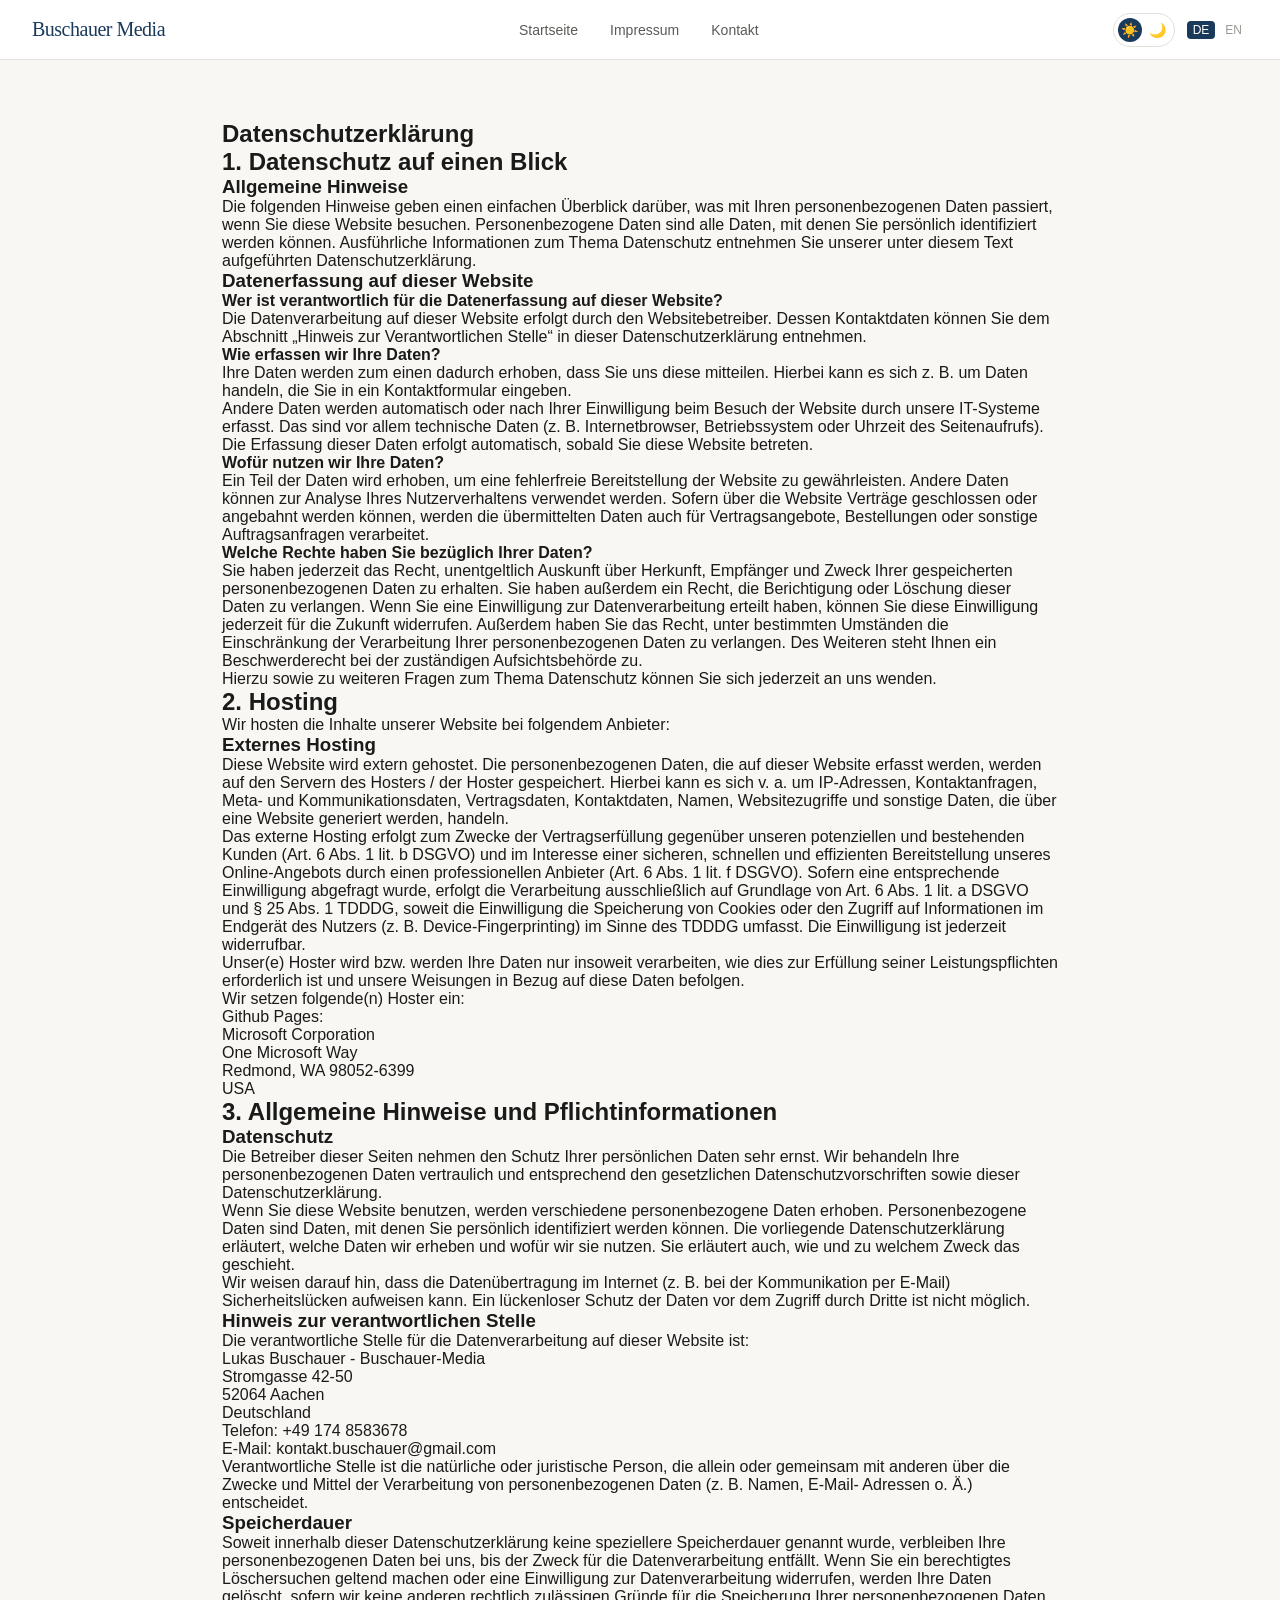
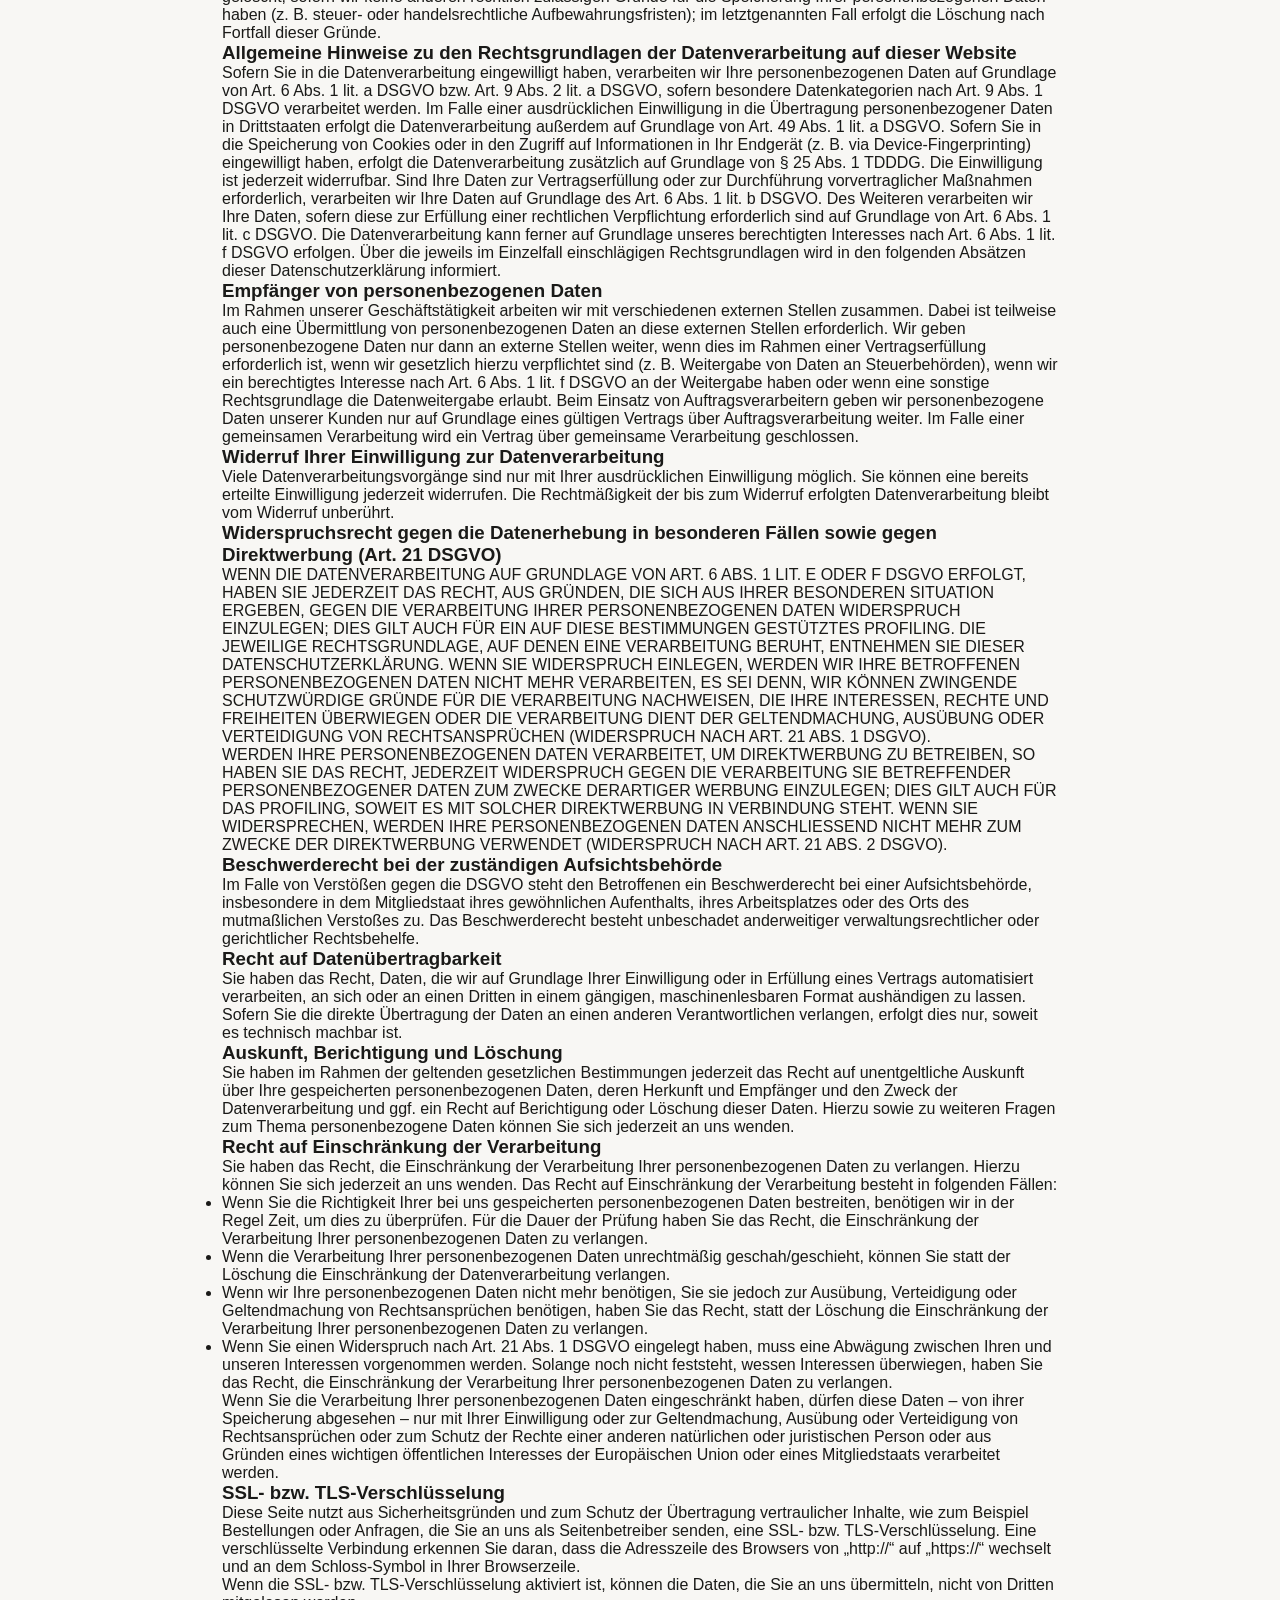
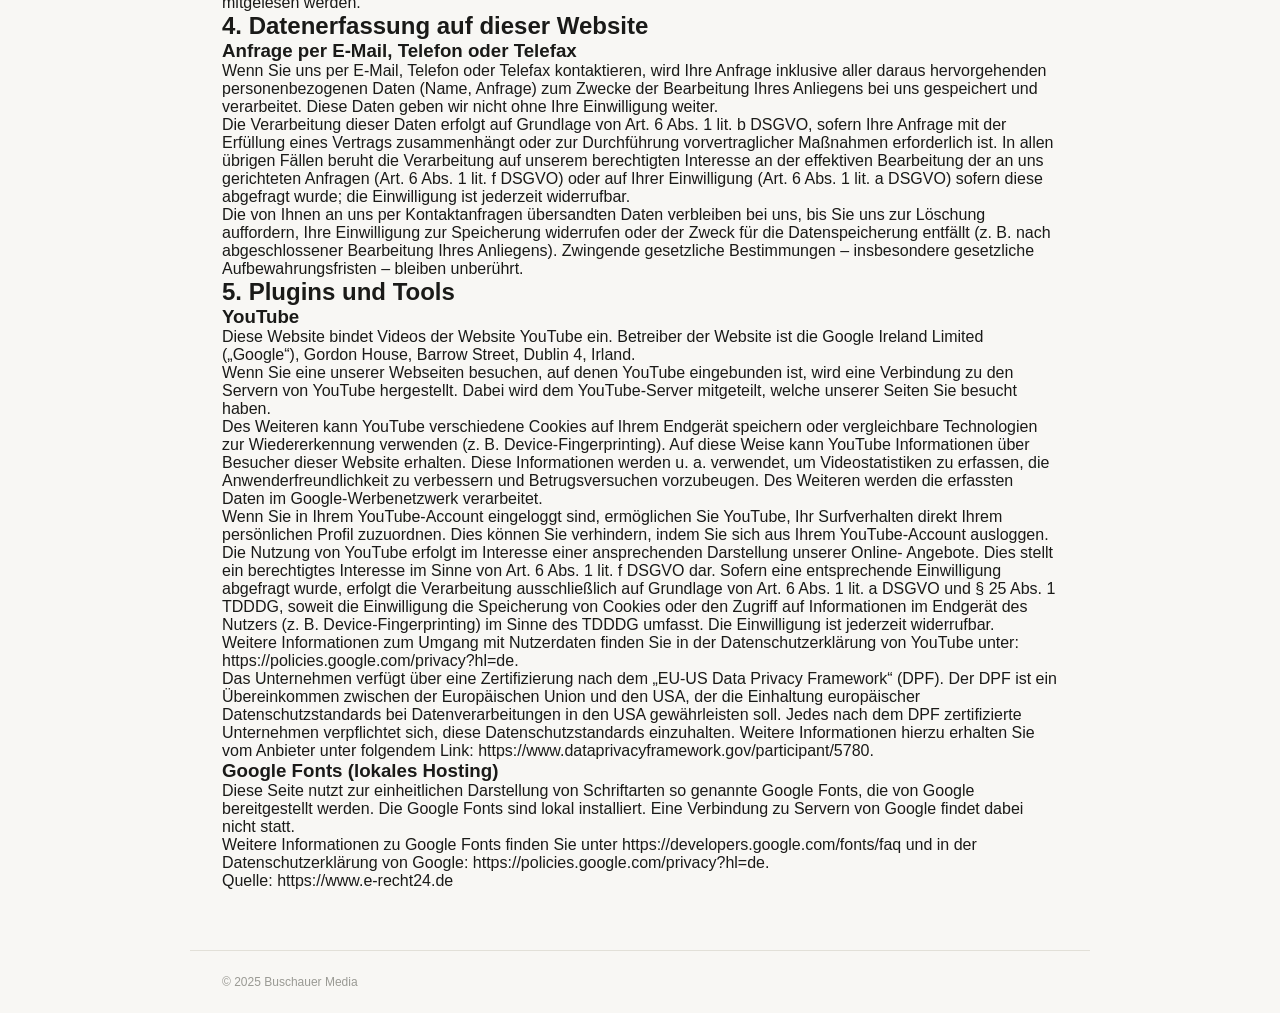
<file: datenschutz.html>
<!DOCTYPE html>
<html lang="de">
<head>
  <!-- Google Tag Manager -->
  <script>(function(w,d,s,l,i){w[l]=w[l]||[];w[l].push({'gtm.start':
  new Date().getTime(),event:'gtm.js'});var f=d.getElementsByTagName(s)[0],
  j=d.createElement(s),dl=l!='dataLayer'?'&l='+l:'';j.async=true;j.src=
  'https://www.googletagmanager.com/gtm.js?id='+i+dl;f.parentNode.insertBefore(j,f);
  })(window,document,'script','dataLayer','GTM-KS86DMKR');</script>
  <!-- End Google Tag Manager -->


  <meta charset="UTF-8">
  <meta name="viewport" content="width=device-width, initial-scale=1.0">
  <title>Datenschutz – Buschauer Media</title>
  <link rel="preconnect" href="https://fonts.googleapis.com">
  <link rel="preconnect" href="https://fonts.gstatic.com" crossorigin>
  <link href="https://fonts.googleapis.com/css2?family=Inter:ital,opsz,wght@0,14..32,100..900;1,14..32,100..900&display=swap" rel="stylesheet">  
  <link rel="stylesheet" href="styles.css">
</head>

<!-- Google tag (gtag.js) -->
<script async src="https://www.googletagmanager.com/gtag/js?id=G-3MTMX3PTS8"></script>
<script>
  window.dataLayer = window.dataLayer || [];
  function gtag(){dataLayer.push(arguments);}
  gtag('js', new Date());

  gtag('config', 'G-3MTMX3PTS8');
</script>


<body>
  <!-- Google Tag Manager (noscript) -->
  <noscript><iframe src="https://www.googletagmanager.com/ns.html?id=GTM-KS86DMKR"
  height="0" width="0" style="display:none;visibility:hidden"></iframe></noscript>
  <!-- End Google Tag Manager (noscript) -->
   
  <!-- Navigation -->
  <nav>
    <div class="nav-logo" onclick="window.location.href='index.html'">Buschauer Media </div>
    
    <div class="nav-links">
      <span><a href="index.html">Startseite</a></span>
      <span><a href="impressum.html">Impressum</a></span>
      <span><a href="kontakt.html">Kontakt</a></span>
    </div>

    <div style="display:flex;align-items:center;gap:12px">
      <button class="theme-toggle" onclick="toggleTheme()" aria-label="Toggle theme">
        <span class="theme-icon" id="theme-light">☀️</span>
        <span class="theme-icon" id="theme-dark">🌙</span>
      </button>
      <div class="lang-toggle">
        <span class="active" id="btn-de" onclick="setLang('de')">DE</span>
        <span id="btn-en" onclick="setLang('en')">EN</span>
      </div>
      <!--<button class="nav-cta" onclick="scroll2('contact')"><span class="de">Anfrage senden</span><span class="en">Get a quote</span></button>-->
    </div>
  </nav>

  <section class="section">
    <h1>Datenschutz&shy;erkl&auml;rung</h1>
    <h2>1. Datenschutz auf einen Blick</h2>
    <h3>Allgemeine Hinweise</h3> <p>Die folgenden Hinweise geben einen einfachen &Uuml;berblick dar&uuml;ber,
    was mit Ihren personenbezogenen Daten passiert, wenn Sie diese Website besuchen. Personenbezogene Daten sind
    alle Daten, mit denen Sie pers&ouml;nlich identifiziert werden k&ouml;nnen. Ausf&uuml;hrliche Informationen zum
    Thema Datenschutz entnehmen Sie unserer unter diesem Text aufgef&uuml;hrten
    Datenschutzerkl&auml;rung.</p>
    <h3>Datenerfassung auf dieser Website</h3> <h4>Wer ist verantwortlich f&uuml;r die Datenerfassung auf dieser
    Website?</h4> <p>Die Datenverarbeitung auf dieser Website erfolgt durch den Websitebetreiber. Dessen
    Kontaktdaten k&ouml;nnen Sie dem Abschnitt &bdquo;Hinweis zur Verantwortlichen Stelle&ldquo; in dieser
    Datenschutzerkl&auml;rung entnehmen.</p> <h4>Wie erfassen wir Ihre Daten?</h4> <p>Ihre Daten werden zum
    einen dadurch erhoben, dass Sie uns diese mitteilen. Hierbei kann es sich z.&nbsp;B. um Daten handeln, die Sie in ein
    Kontaktformular eingeben.</p> <p>Andere Daten werden automatisch oder nach Ihrer Einwilligung beim Besuch
    der Website durch unsere IT-Systeme erfasst. Das sind vor allem technische Daten (z.&nbsp;B. Internetbrowser,
    Betriebssystem oder Uhrzeit des Seitenaufrufs). Die Erfassung dieser Daten erfolgt automatisch, sobald Sie diese
    Website betreten.</p> <h4>Wof&uuml;r nutzen wir Ihre Daten?</h4> <p>Ein Teil der Daten wird erhoben, um eine
    fehlerfreie Bereitstellung der Website zu gew&auml;hrleisten. Andere Daten k&ouml;nnen zur Analyse Ihres
    Nutzerverhaltens verwendet werden. Sofern &uuml;ber die Website Vertr&auml;ge geschlossen oder angebahnt
    werden k&ouml;nnen, werden die &uuml;bermittelten Daten auch f&uuml;r Vertragsangebote, Bestellungen oder
    sonstige Auftragsanfragen verarbeitet.</p> <h4>Welche Rechte haben Sie bez&uuml;glich Ihrer Daten?</h4>
    <p>Sie haben jederzeit das Recht, unentgeltlich Auskunft &uuml;ber Herkunft, Empf&auml;nger und Zweck Ihrer
    gespeicherten personenbezogenen Daten zu erhalten. Sie haben au&szlig;erdem ein Recht, die Berichtigung oder
    L&ouml;schung dieser Daten zu verlangen. Wenn Sie eine Einwilligung zur Datenverarbeitung erteilt haben,
    k&ouml;nnen Sie diese Einwilligung jederzeit f&uuml;r die Zukunft widerrufen. Au&szlig;erdem haben Sie das Recht,
    unter bestimmten Umst&auml;nden die Einschr&auml;nkung der Verarbeitung Ihrer personenbezogenen Daten zu
    verlangen. Des Weiteren steht Ihnen ein Beschwerderecht bei der zust&auml;ndigen Aufsichtsbeh&ouml;rde
    zu.</p> <p>Hierzu sowie zu weiteren Fragen zum Thema Datenschutz k&ouml;nnen Sie sich jederzeit an uns
    wenden.</p>
    <h2>2. Hosting</h2>
    <p>Wir hosten die Inhalte unserer Website bei folgendem Anbieter:</p>
    <h3>Externes Hosting</h3> <p>Diese Website wird extern gehostet. Die personenbezogenen Daten, die auf dieser
    Website erfasst werden, werden auf den Servern des Hosters / der Hoster gespeichert. Hierbei kann es sich
    v.&nbsp;a. um IP-Adressen, Kontaktanfragen, Meta- und Kommunikationsdaten, Vertragsdaten, Kontaktdaten,
    Namen, Websitezugriffe und sonstige Daten, die &uuml;ber eine Website generiert werden, handeln.</p> <p>Das
    externe Hosting erfolgt zum Zwecke der Vertragserf&uuml;llung gegen&uuml;ber unseren potenziellen und
    bestehenden Kunden (Art. 6 Abs. 1 lit. b DSGVO) und im Interesse einer sicheren, schnellen und effizienten
    Bereitstellung unseres Online-Angebots durch einen professionellen Anbieter (Art. 6 Abs. 1 lit. f DSGVO). Sofern
    eine entsprechende Einwilligung abgefragt wurde, erfolgt die Verarbeitung ausschlie&szlig;lich auf Grundlage von
    Art. 6 Abs. 1 lit. a DSGVO und &sect; 25 Abs. 1 TDDDG, soweit die Einwilligung die Speicherung von Cookies oder
    den Zugriff auf Informationen im Endger&auml;t des Nutzers (z.&nbsp;B. Device-Fingerprinting) im Sinne des
    TDDDG umfasst. Die Einwilligung ist jederzeit widerrufbar.</p> <p>Unser(e) Hoster wird bzw. werden Ihre Daten
    nur insoweit verarbeiten, wie dies zur Erf&uuml;llung seiner Leistungspflichten erforderlich ist und unsere
    Weisungen in Bezug auf diese Daten befolgen.</p> <p>Wir setzen folgende(n) Hoster ein:</p>
    <p>Github Pages:<br />
    Microsoft Corporation<br />
    One Microsoft Way<br />
    Redmond, WA 98052-6399<br />
    USA</p>
    <h2>3. Allgemeine Hinweise und Pflicht&shy;informationen</h2>
    <h3>Datenschutz</h3> <p>Die Betreiber dieser Seiten nehmen den Schutz Ihrer pers&ouml;nlichen Daten sehr
    ernst. Wir behandeln Ihre personenbezogenen Daten vertraulich und entsprechend den gesetzlichen
    Datenschutzvorschriften sowie dieser Datenschutzerkl&auml;rung.</p> <p>Wenn Sie diese Website benutzen,
    werden verschiedene personenbezogene Daten erhoben. Personenbezogene Daten sind Daten, mit denen Sie
    pers&ouml;nlich identifiziert werden k&ouml;nnen. Die vorliegende Datenschutzerkl&auml;rung erl&auml;utert,
    welche Daten wir erheben und wof&uuml;r wir sie nutzen. Sie erl&auml;utert auch, wie und zu welchem Zweck das
    geschieht.</p> <p>Wir weisen darauf hin, dass die Daten&uuml;bertragung im Internet (z.&nbsp;B. bei der
    Kommunikation per E-Mail) Sicherheitsl&uuml;cken aufweisen kann. Ein l&uuml;ckenloser Schutz der Daten vor
    dem Zugriff durch Dritte ist nicht m&ouml;glich.</p>
    <h3>Hinweis zur verantwortlichen Stelle</h3> <p>Die verantwortliche Stelle f&uuml;r die Datenverarbeitung auf
    dieser Website ist:</p> <p>Lukas Buschauer - Buschauer-Media<br />
    Stromgasse 42-50<br />
    52064 Aachen<br />
    Deutschland</p>
    <p>Telefon: +49 174 8583678<br />
    E-Mail: kontakt.buschauer@gmail.com</p>
    <p>Verantwortliche Stelle ist die nat&uuml;rliche oder juristische Person, die allein oder gemeinsam mit anderen
    &uuml;ber die Zwecke und Mittel der Verarbeitung von personenbezogenen Daten (z.&nbsp;B. Namen, E-Mail-
    Adressen o. &Auml;.) entscheidet.</p>
    <h3>Speicherdauer</h3> <p>Soweit innerhalb dieser Datenschutzerkl&auml;rung keine speziellere Speicherdauer
    genannt wurde, verbleiben Ihre personenbezogenen Daten bei uns, bis der Zweck f&uuml;r die Datenverarbeitung
    entf&auml;llt. Wenn Sie ein berechtigtes L&ouml;schersuchen geltend machen oder eine Einwilligung zur
    Datenverarbeitung widerrufen, werden Ihre Daten gel&ouml;scht, sofern wir keine anderen rechtlich
    zul&auml;ssigen Gr&uuml;nde f&uuml;r die Speicherung Ihrer personenbezogenen Daten haben (z.&nbsp;B. steuer-
    oder handelsrechtliche Aufbewahrungsfristen); im letztgenannten Fall erfolgt die L&ouml;schung nach Fortfall
    dieser Gr&uuml;nde.</p>
    <h3>Allgemeine Hinweise zu den Rechtsgrundlagen der Datenverarbeitung auf dieser Website</h3> <p>Sofern Sie
    in die Datenverarbeitung eingewilligt haben, verarbeiten wir Ihre personenbezogenen Daten auf Grundlage von Art.
    6 Abs. 1 lit. a DSGVO bzw. Art. 9 Abs. 2 lit. a DSGVO, sofern besondere Datenkategorien nach Art. 9 Abs. 1 DSGVO
    verarbeitet werden. Im Falle einer ausdr&uuml;cklichen Einwilligung in die &Uuml;bertragung personenbezogener
    Daten in Drittstaaten erfolgt die Datenverarbeitung au&szlig;erdem auf Grundlage von Art. 49 Abs. 1 lit. a DSGVO.
    Sofern Sie in die Speicherung von Cookies oder in den Zugriff auf Informationen in Ihr Endger&auml;t (z.&nbsp;B. via
    Device-Fingerprinting) eingewilligt haben, erfolgt die Datenverarbeitung zus&auml;tzlich auf Grundlage von &sect;
    25 Abs. 1 TDDDG. Die Einwilligung ist jederzeit widerrufbar. Sind Ihre Daten zur Vertragserf&uuml;llung oder zur
    Durchf&uuml;hrung vorvertraglicher Ma&szlig;nahmen erforderlich, verarbeiten wir Ihre Daten auf Grundlage des
    Art. 6 Abs. 1 lit. b DSGVO. Des Weiteren verarbeiten wir Ihre Daten, sofern diese zur Erf&uuml;llung einer
    rechtlichen Verpflichtung erforderlich sind auf Grundlage von Art. 6 Abs. 1 lit. c DSGVO. Die Datenverarbeitung
    kann ferner auf Grundlage unseres berechtigten Interesses nach Art. 6 Abs. 1 lit. f DSGVO erfolgen. &Uuml;ber die
    jeweils im Einzelfall einschl&auml;gigen Rechtsgrundlagen wird in den folgenden Abs&auml;tzen dieser
    Datenschutzerkl&auml;rung informiert.</p>
    <h3>Empf&auml;nger von personenbezogenen Daten</h3> <p>Im Rahmen unserer Gesch&auml;ftst&auml;tigkeit
    arbeiten wir mit verschiedenen externen Stellen zusammen. Dabei ist teilweise auch eine &Uuml;bermittlung von
    personenbezogenen Daten an diese externen Stellen erforderlich. Wir geben personenbezogene Daten nur dann an
    externe Stellen weiter, wenn dies im Rahmen einer Vertragserf&uuml;llung erforderlich ist, wenn wir gesetzlich
    hierzu verpflichtet sind (z.&nbsp;B. Weitergabe von Daten an Steuerbeh&ouml;rden), wenn wir ein berechtigtes
    Interesse nach Art. 6 Abs. 1 lit. f DSGVO an der Weitergabe haben oder wenn eine sonstige Rechtsgrundlage die
    Datenweitergabe erlaubt. Beim Einsatz von Auftragsverarbeitern geben wir personenbezogene Daten unserer
    Kunden nur auf Grundlage eines g&uuml;ltigen Vertrags &uuml;ber Auftragsverarbeitung weiter. Im Falle einer
    gemeinsamen Verarbeitung wird ein Vertrag &uuml;ber gemeinsame Verarbeitung geschlossen.</p>
    <h3>Widerruf Ihrer Einwilligung zur Datenverarbeitung</h3> <p>Viele Datenverarbeitungsvorg&auml;nge sind
    nur mit Ihrer ausdr&uuml;cklichen Einwilligung m&ouml;glich. Sie k&ouml;nnen eine bereits erteilte Einwilligung
    jederzeit widerrufen. Die Rechtm&auml;&szlig;igkeit der bis zum Widerruf erfolgten Datenverarbeitung bleibt vom
    Widerruf unber&uuml;hrt.</p>
    <h3>Widerspruchsrecht gegen die Datenerhebung in besonderen F&auml;llen sowie gegen Direktwerbung (Art. 21
    DSGVO)</h3> <p>WENN DIE DATENVERARBEITUNG AUF GRUNDLAGE VON ART. 6 ABS. 1 LIT. E ODER F
    DSGVO ERFOLGT, HABEN SIE JEDERZEIT DAS RECHT, AUS GR&Uuml;NDEN, DIE SICH AUS IHRER
    BESONDEREN SITUATION ERGEBEN, GEGEN DIE VERARBEITUNG IHRER PERSONENBEZOGENEN DATEN
    WIDERSPRUCH EINZULEGEN; DIES GILT AUCH F&Uuml;R EIN AUF DIESE BESTIMMUNGEN GEST&Uuml;TZTES
    PROFILING. DIE JEWEILIGE RECHTSGRUNDLAGE, AUF DENEN EINE VERARBEITUNG BERUHT, ENTNEHMEN
    SIE DIESER DATENSCHUTZERKL&Auml;RUNG. WENN SIE WIDERSPRUCH EINLEGEN, WERDEN WIR IHRE
    BETROFFENEN PERSONENBEZOGENEN DATEN NICHT MEHR VERARBEITEN, ES SEI DENN, WIR
    K&Ouml;NNEN ZWINGENDE SCHUTZW&Uuml;RDIGE GR&Uuml;NDE F&Uuml;R DIE VERARBEITUNG
    NACHWEISEN, DIE IHRE INTERESSEN, RECHTE UND FREIHEITEN &Uuml;BERWIEGEN ODER DIE
    VERARBEITUNG DIENT DER GELTENDMACHUNG, AUS&Uuml;BUNG ODER VERTEIDIGUNG VON
    RECHTSANSPR&Uuml;CHEN (WIDERSPRUCH NACH ART. 21 ABS. 1 DSGVO).</p> <p>WERDEN IHRE
    PERSONENBEZOGENEN DATEN VERARBEITET, UM DIREKTWERBUNG ZU BETREIBEN, SO HABEN SIE DAS
    RECHT, JEDERZEIT WIDERSPRUCH GEGEN DIE VERARBEITUNG SIE BETREFFENDER PERSONENBEZOGENER
    DATEN ZUM ZWECKE DERARTIGER WERBUNG EINZULEGEN; DIES GILT AUCH F&Uuml;R DAS PROFILING,
    SOWEIT ES MIT SOLCHER DIREKTWERBUNG IN VERBINDUNG STEHT. WENN SIE WIDERSPRECHEN,
    WERDEN IHRE PERSONENBEZOGENEN DATEN ANSCHLIESSEND NICHT MEHR ZUM ZWECKE DER
    DIREKTWERBUNG VERWENDET (WIDERSPRUCH NACH ART. 21 ABS. 2 DSGVO).</p>
    <h3>Beschwerde&shy;recht bei der zust&auml;ndigen Aufsichts&shy;beh&ouml;rde</h3> <p>Im Falle von
    Verst&ouml;&szlig;en gegen die DSGVO steht den Betroffenen ein Beschwerderecht bei einer
    Aufsichtsbeh&ouml;rde, insbesondere in dem Mitgliedstaat ihres gew&ouml;hnlichen Aufenthalts, ihres
    Arbeitsplatzes oder des Orts des mutma&szlig;lichen Versto&szlig;es zu. Das Beschwerderecht besteht
    unbeschadet anderweitiger verwaltungsrechtlicher oder gerichtlicher Rechtsbehelfe.</p>
    <h3>Recht auf Daten&shy;&uuml;bertrag&shy;barkeit</h3> <p>Sie haben das Recht, Daten, die wir auf Grundlage
    Ihrer Einwilligung oder in Erf&uuml;llung eines Vertrags automatisiert verarbeiten, an sich oder an einen Dritten in
    einem g&auml;ngigen, maschinenlesbaren Format aush&auml;ndigen zu lassen. Sofern Sie die direkte
    &Uuml;bertragung der Daten an einen anderen Verantwortlichen verlangen, erfolgt dies nur, soweit es technisch
    machbar ist.</p>
    <h3>Auskunft, Berichtigung und L&ouml;schung</h3> <p>Sie haben im Rahmen der geltenden gesetzlichen
    Bestimmungen jederzeit das Recht auf unentgeltliche Auskunft &uuml;ber Ihre gespeicherten personenbezogenen
    Daten, deren Herkunft und Empf&auml;nger und den Zweck der Datenverarbeitung und ggf. ein Recht auf
    Berichtigung oder L&ouml;schung dieser Daten. Hierzu sowie zu weiteren Fragen zum Thema personenbezogene
    Daten k&ouml;nnen Sie sich jederzeit an uns wenden.</p>
    <h3>Recht auf Einschr&auml;nkung der Verarbeitung</h3> <p>Sie haben das Recht, die Einschr&auml;nkung der
    Verarbeitung Ihrer personenbezogenen Daten zu verlangen. Hierzu k&ouml;nnen Sie sich jederzeit an uns wenden.
    Das Recht auf Einschr&auml;nkung der Verarbeitung besteht in folgenden F&auml;llen:</p> <ul> <li>Wenn Sie die
    Richtigkeit Ihrer bei uns gespeicherten personenbezogenen Daten bestreiten, ben&ouml;tigen wir in der Regel Zeit,
    um dies zu &uuml;berpr&uuml;fen. F&uuml;r die Dauer der Pr&uuml;fung haben Sie das Recht, die
    Einschr&auml;nkung der Verarbeitung Ihrer personenbezogenen Daten zu verlangen.</li> <li>Wenn die
    Verarbeitung Ihrer personenbezogenen Daten unrechtm&auml;&szlig;ig geschah/geschieht, k&ouml;nnen Sie statt
    der L&ouml;schung die Einschr&auml;nkung der Datenverarbeitung verlangen.</li> <li>Wenn wir Ihre
    personenbezogenen Daten nicht mehr ben&ouml;tigen, Sie sie jedoch zur Aus&uuml;bung, Verteidigung oder
    Geltendmachung von Rechtsanspr&uuml;chen ben&ouml;tigen, haben Sie das Recht, statt der L&ouml;schung die
    Einschr&auml;nkung der Verarbeitung Ihrer personenbezogenen Daten zu verlangen.</li> <li>Wenn Sie einen
    Widerspruch nach Art. 21 Abs. 1 DSGVO eingelegt haben, muss eine Abw&auml;gung zwischen Ihren und unseren
    Interessen vorgenommen werden. Solange noch nicht feststeht, wessen Interessen &uuml;berwiegen, haben Sie das
    Recht, die Einschr&auml;nkung der Verarbeitung Ihrer personenbezogenen Daten zu verlangen.</li> </ul>
    <p>Wenn Sie die Verarbeitung Ihrer personenbezogenen Daten eingeschr&auml;nkt haben, d&uuml;rfen diese
    Daten &ndash; von ihrer Speicherung abgesehen &ndash; nur mit Ihrer Einwilligung oder zur Geltendmachung,
    Aus&uuml;bung oder Verteidigung von Rechtsanspr&uuml;chen oder zum Schutz der Rechte einer anderen
    nat&uuml;rlichen oder juristischen Person oder aus Gr&uuml;nden eines wichtigen &ouml;ffentlichen Interesses der
    Europ&auml;ischen Union oder eines Mitgliedstaats verarbeitet werden.</p>
    <h3>SSL- bzw. TLS-Verschl&uuml;sselung</h3> <p>Diese Seite nutzt aus Sicherheitsgr&uuml;nden und zum Schutz
    der &Uuml;bertragung vertraulicher Inhalte, wie zum Beispiel Bestellungen oder Anfragen, die Sie an uns als
    Seitenbetreiber senden, eine SSL- bzw. TLS-Verschl&uuml;sselung. Eine verschl&uuml;sselte Verbindung erkennen
    Sie daran, dass die Adresszeile des Browsers von &bdquo;http://&ldquo; auf &bdquo;https://&ldquo; wechselt und
    an dem Schloss-Symbol in Ihrer Browserzeile.</p> <p>Wenn die SSL- bzw. TLS-Verschl&uuml;sselung aktiviert ist,
    k&ouml;nnen die Daten, die Sie an uns &uuml;bermitteln, nicht von Dritten mitgelesen werden.</p>
    <h2>4. Datenerfassung auf dieser Website</h2>
    <h3>Anfrage per E-Mail, Telefon oder Telefax</h3> <p>Wenn Sie uns per E-Mail, Telefon oder Telefax
    kontaktieren, wird Ihre Anfrage inklusive aller daraus hervorgehenden personenbezogenen Daten (Name, Anfrage)
    zum Zwecke der Bearbeitung Ihres Anliegens bei uns gespeichert und verarbeitet. Diese Daten geben wir nicht ohne
    Ihre Einwilligung weiter.</p> <p>Die Verarbeitung dieser Daten erfolgt auf Grundlage von Art. 6 Abs. 1 lit. b
    DSGVO, sofern Ihre Anfrage mit der Erf&uuml;llung eines Vertrags zusammenh&auml;ngt oder zur
    Durchf&uuml;hrung vorvertraglicher Ma&szlig;nahmen erforderlich ist. In allen &uuml;brigen F&auml;llen beruht
    die Verarbeitung auf unserem berechtigten Interesse an der effektiven Bearbeitung der an uns gerichteten
    Anfragen (Art. 6 Abs. 1 lit. f DSGVO) oder auf Ihrer Einwilligung (Art. 6 Abs. 1 lit. a DSGVO) sofern diese abgefragt
    wurde; die Einwilligung ist jederzeit widerrufbar.</p> <p>Die von Ihnen an uns per Kontaktanfragen
    &uuml;bersandten Daten verbleiben bei uns, bis Sie uns zur L&ouml;schung auffordern, Ihre Einwilligung zur
    Speicherung widerrufen oder der Zweck f&uuml;r die Datenspeicherung entf&auml;llt (z.&nbsp;B. nach
    abgeschlossener Bearbeitung Ihres Anliegens). Zwingende gesetzliche Bestimmungen &ndash; insbesondere
    gesetzliche Aufbewahrungsfristen &ndash; bleiben unber&uuml;hrt.</p>
    <h2>5. Plugins und Tools</h2>
    <h3>YouTube</h3> <p>Diese Website bindet Videos der Website YouTube ein. Betreiber der Website ist die
    Google Ireland Limited (&bdquo;Google&ldquo;), Gordon House, Barrow Street, Dublin 4, Irland.</p> <p>Wenn Sie
    eine unserer Webseiten besuchen, auf denen YouTube eingebunden ist, wird eine Verbindung zu den Servern von
    YouTube hergestellt. Dabei wird dem YouTube-Server mitgeteilt, welche unserer Seiten Sie besucht haben.</p>
    <p>Des Weiteren kann YouTube verschiedene Cookies auf Ihrem Endger&auml;t speichern oder vergleichbare
    Technologien zur Wiedererkennung verwenden (z.&nbsp;B. Device-Fingerprinting). Auf diese Weise kann YouTube
    Informationen &uuml;ber Besucher dieser Website erhalten. Diese Informationen werden u.&nbsp;a. verwendet,
    um Videostatistiken zu erfassen, die Anwenderfreundlichkeit zu verbessern und Betrugsversuchen vorzubeugen.
    Des Weiteren werden die erfassten Daten im Google-Werbenetzwerk verarbeitet.</p> <p>Wenn Sie in Ihrem
    YouTube-Account eingeloggt sind, erm&ouml;glichen Sie YouTube, Ihr Surfverhalten direkt Ihrem
    pers&ouml;nlichen Profil zuzuordnen. Dies k&ouml;nnen Sie verhindern, indem Sie sich aus Ihrem YouTube-Account
    ausloggen.</p> <p>Die Nutzung von YouTube erfolgt im Interesse einer ansprechenden Darstellung unserer Online-
    Angebote. Dies stellt ein berechtigtes Interesse im Sinne von Art. 6 Abs. 1 lit. f DSGVO dar. Sofern eine
    entsprechende Einwilligung abgefragt wurde, erfolgt die Verarbeitung ausschlie&szlig;lich auf Grundlage von Art. 6
    Abs. 1 lit. a DSGVO und &sect; 25 Abs. 1 TDDDG, soweit die Einwilligung die Speicherung von Cookies oder den
    Zugriff auf Informationen im Endger&auml;t des Nutzers (z.&nbsp;B. Device-Fingerprinting) im Sinne des TDDDG
    umfasst. Die Einwilligung ist jederzeit widerrufbar.</p> <p>Weitere Informationen zum Umgang mit Nutzerdaten
    finden Sie in der Datenschutzerkl&auml;rung von YouTube unter: <a
    href="https://policies.google.com/privacy?hl=de" target="_blank" rel="noopener
    noreferrer">https://policies.google.com/privacy?hl=de</a>.</p>
    <p>Das Unternehmen verf&uuml;gt &uuml;ber eine Zertifizierung nach dem &bdquo;EU-US Data Privacy
    Framework&ldquo; (DPF). Der DPF ist ein &Uuml;bereinkommen zwischen der Europ&auml;ischen Union und den
    USA, der die Einhaltung europ&auml;ischer Datenschutzstandards bei Datenverarbeitungen in den USA
    gew&auml;hrleisten soll. Jedes nach dem DPF zertifizierte Unternehmen verpflichtet sich, diese
    Datenschutzstandards einzuhalten. Weitere Informationen hierzu erhalten Sie vom Anbieter unter folgendem Link:
    <a href="https://www.dataprivacyframework.gov/participant/5780" target="_blank" rel="noopener
    noreferrer">https://www.dataprivacyframework.gov/participant/5780</a>.</p>
    <h3>Google Fonts (lokales Hosting)</h3> <p>Diese Seite nutzt zur einheitlichen Darstellung von Schriftarten so
    genannte Google Fonts, die von Google bereitgestellt werden. Die Google Fonts sind lokal installiert. Eine
    Verbindung zu Servern von Google findet dabei nicht statt.</p> <p>Weitere Informationen zu Google Fonts finden
    Sie unter <a href="https://developers.google.com/fonts/faq" target="_blank" rel="noopener
    noreferrer">https://developers.google.com/fonts/faq</a> und in der Datenschutzerkl&auml;rung von Google: <a
    href="https://policies.google.com/privacy?hl=de" target="_blank" rel="noopener
    noreferrer">https://policies.google.com/privacy?hl=de</a>.</p>
    <p>Quelle: <a href="https://www.e-recht24.de">https://www.e-recht24.de</a></p>
  </section>
</body>




  <!-- Footer -->
  <footer>
    <p>&copy; 2025 Buschauer Media</p>
  </footer>

    <script>
    // Language Toggle
    function setLang(l) {
      document.body.classList.remove('lang-de', 'lang-en');
      document.body.classList.add('lang-' + l);
      document.getElementById('btn-de').className = l === 'de' ? 'active' : '';
      document.getElementById('btn-en').className = l === 'en' ? 'active' : '';
      localStorage.setItem('language', l);
    }

    // Theme Toggle
    function toggleTheme() {
      const isDark = document.body.classList.toggle('dark-mode');
      updateThemeIcons(isDark);
      localStorage.setItem('theme', isDark ? 'dark' : 'light');
    }

    function updateThemeIcons(isDark) {
      const lightIcon = document.getElementById('theme-light');
      const darkIcon = document.getElementById('theme-dark');

      if (isDark) {
        lightIcon.classList.remove('active');
        darkIcon.classList.add('active');
      } else {
        darkIcon.classList.remove('active');
        lightIcon.classList.add('active');
      }
    }

    // Smooth Scroll
    function scroll2(id) {
      document.getElementById(id)?.scrollIntoView({ behavior: 'smooth' });
    }

    // Initialize preferences from localStorage
    window.addEventListener('DOMContentLoaded', () => {
      // Load saved language
      const savedLang = localStorage.getItem('language') || 'de';
      setLang(savedLang);

      // Load saved theme
      const savedTheme = localStorage.getItem('theme');
      const prefersDark = window.matchMedia('(prefers-color-scheme: dark)').matches;
      const isDark = savedTheme === 'dark' || (!savedTheme && prefersDark);

      if (isDark) {
        document.body.classList.add('dark-mode');
      }
      updateThemeIcons(isDark);
    });
  </script>
</body>
</html>
</file>
<file: styles.css>
* {
  box-sizing: border-box;
  margin: 0;
  padding: 0;
}

:root {
  --bg: #f8f7f4;
  --white: #ffffff;
  --dark: #1a1a18;
  --mid: #5a5a56;
  --light: #9a9a94;
  --accent: #1a3a5c;
  --accent2: #2d6a4f;
  --border: #e2e0d8;
  --ff-heading: 'DM Serif Display', serif;
  --ff-body: 'DM Sans', sans-serif;
}

/* Dark Mode Colors */
body.dark-mode {
  --bg: #1a1a18;
  --white: #252523;
  --dark: #f8f7f4;
  --mid: #c4c4be;
  --light: #8a8a84;
  --accent: #4a7ab8;
  --accent2: #4d9a6f;
  --border: #3a3a38;
}

body {
  background: var(--bg);
  font-family: var(--ff-body);
  color: var(--dark);
  transition: background-color 0.3s ease, color 0.3s ease;
}

a {
  text-decoration: none;
  color: inherit;
}

/* Navigation */
nav {
  background: var(--white);
  border-bottom: 0.5px solid var(--border);
  padding: 0 2rem;
  display: flex;
  align-items: center;
  justify-content: space-between;
  height: 60px;
  position: sticky;
  top: 0;
  z-index: 10;
  transition: background-color 0.3s ease, border-color 0.3s ease;
}

.nav-logo {
  font-family: var(--ff-heading);
  font-size: 20px;
  letter-spacing: -0.5px;
  color: var(--accent);
  cursor: pointer;
}

.nav-links {
  display: flex;
  gap: 2rem;
  font-size: 14px;
  color: var(--mid);
}

.nav-links span {
  cursor: pointer;
  transition: color 0.2s;
}

.nav-links span:hover {
  color: var(--dark);
}

.nav-cta {
  background: var(--accent);
  color: #fff;
  padding: 8px 18px;
  border-radius: 6px;
  font-size: 13px;
  font-weight: 500;
  cursor: pointer;
  border: none;
  transition: opacity 0.2s;
}

.nav-cta:hover {
  opacity: 0.85;
}

/* Theme Toggle */
.theme-toggle {
  background: transparent;
  border: 1.5px solid var(--border);
  border-radius: 20px;
  padding: 4px;
  cursor: pointer;
  display: flex;
  align-items: center;
  gap: 4px;
  transition: border-color 0.2s;
}

.theme-toggle:hover {
  border-color: var(--accent);
}

.theme-icon {
  width: 24px;
  height: 24px;
  display: flex;
  align-items: center;
  justify-content: center;
  font-size: 14px;
  border-radius: 50%;
  transition: background-color 0.2s;
}

.theme-icon.active {
  background: var(--accent);
}

/* Language Toggle */
.lang-toggle {
  display: flex;
  gap: 4px;
  font-size: 12px;
  color: var(--light);
}

.lang-toggle span {
  cursor: pointer;
  padding: 2px 6px;
  border-radius: 4px;
  transition: all 0.2s;
}

.lang-toggle span.active {
  background: var(--accent);
  color: #fff;
}

/* Hero Section */
.hero {
  max-width: 900px;
  margin: 0 auto;
  padding: 80px 2rem 60px;
  display: grid;
  grid-template-columns: 1fr 1fr;
  gap: 60px;
  align-items: center;
}

.hero-badge {
  display: inline-block;
  background: #e8f0f8;
  color: var(--accent);
  font-size: 12px;
  font-weight: 500;
  padding: 4px 12px;
  border-radius: 20px;
  margin-bottom: 20px;
}

body.dark-mode .hero-badge {
  background: rgba(74, 122, 184, 0.2);
}

.hero h1 {
  font-family: var(--ff-heading);
  font-size: 42px;
  line-height: 1.15;
  color: var(--dark);
  margin-bottom: 16px;
}

.hero p {
  font-size: 15px;
  line-height: 1.7;
  color: var(--mid);
  margin-bottom: 28px;
}

.hero-btns {
  display: flex;
  gap: 12px;
  flex-wrap: wrap;
}

.btn-primary {
  background: var(--accent);
  color: #fff;
  padding: 11px 22px;
  border-radius: 7px;
  font-size: 14px;
  font-weight: 500;
  cursor: pointer;
  border: none;
  transition: opacity 0.2s;
}

.btn-primary:hover {
  opacity: 0.85;
}

.btn-secondary {
  background: transparent;
  color: var(--accent);
  padding: 11px 22px;
  border-radius: 7px;
  font-size: 14px;
  font-weight: 500;
  cursor: pointer;
  border: 1.5px solid var(--accent);
  transition: all 0.2s;
}

.btn-secondary:hover {
  background: var(--accent);
  color: #fff;
}

.hero-visual {
  display: grid;
  grid-template-columns: 1fr 1fr;
  gap: 10px;
}

.hero-card {
  background: var(--white);
  border: 0.5px solid var(--border);
  border-radius: 10px;
  padding: 16px;
  text-align: center;
  transition: background-color 0.3s ease, border-color 0.3s ease;
}

.hero-card-icon {
  font-size: 22px;
  margin-bottom: 8px;
}

.hero-card-label {
  font-size: 12px;
  font-weight: 500;
  color: var(--dark);
  margin-bottom: 3px;
}

.hero-card-sub {
  font-size: 11px;
  color: var(--light);
}

/* Divider */
.divider {
  max-width: 900px;
  margin: 0 auto;
  padding: 0 2rem;
}

.divider hr {
  border: none;
  border-top: 0.5px solid var(--border);
}

/* Section */
.section {
  max-width: 900px;
  margin: 0 auto;
  padding: 60px 2rem;
}

.section-label {
  font-size: 12px;
  font-weight: 500;
  color: var(--accent);
  letter-spacing: 1px;
  text-transform: uppercase;
  margin-bottom: 10px;
}

.section-title {
  font-family: var(--ff-heading);
  font-size: 32px;
  color: var(--dark);
  margin-bottom: 8px;
}

.section-sub {
  font-size: 15px;
  color: var(--mid);
  margin-bottom: 36px;
  max-width: 520px;
  line-height: 1.6;
}

/* Services Grid */
.services-grid {
  display: grid;
  grid-template-columns: repeat(3, 1fr);
  gap: 16px;
}

.service-card {
  width: 100%;
  background: var(--white);
  border: 0.5px solid var(--border);
  border-radius: 12px;
  padding: 24px;
  transition: border-color 0.2s, background-color 0.3s ease;
}
.service-img {
  width: 100%;
  height: auto;
  border-radius: 10px;
  border: 0.5px solid var(--border);

}

.service-card:hover {
  border-color: #aaa;
}

.service-icon {
  width: 40px;
  height: 40px;
  border-radius: 8px;
  display: flex;
  align-items: center;
  justify-content: center;
  margin-bottom: 16px;
  font-size: 18px;
}

.service-icon.cad {
  background: #e8f0f8;
}

body.dark-mode .service-icon.cad {
  background: rgba(74, 122, 184, 0.2);
}

.service-icon.print {
  background: #e8f5ee;
}

body.dark-mode .service-icon.print {
  background: rgba(77, 154, 111, 0.2);
}

.service-icon.machine {
  background: #fdf3e7;
}

body.dark-mode .service-icon.machine {
  background: rgba(160, 90, 0, 0.2);
}

.service-card h3 {
  font-size: 15px;
  font-weight: 500;
  color: var(--dark);
  margin-bottom: 8px;
}

.service-card p {
  font-size: 13px;
  color: var(--mid);
  line-height: 1.6;
}

.service-tag {
  display: inline-block;
  margin-top: 12px;
  font-size: 11px;
  font-weight: 500;
  padding: 3px 9px;
  border-radius: 20px;
  color: var(--accent);
  background: #e8f0f8;
}

body.dark-mode .service-tag {
  background: rgba(74, 122, 184, 0.2);
}

/* Process Grid */
.process-grid {
  display: grid;
  grid-template-columns: repeat(4, 1fr);
  gap: 16px;
  margin-top: 36px;
}

.process-step {
  position: relative;
}

.step-num {
  font-size: 11px;
  font-weight: 500;
  color: var(--light);
  margin-bottom: 8px;
}

.step-title {
  font-size: 14px;
  font-weight: 500;
  color: var(--dark);
  margin-bottom: 6px;
}

.step-text {
  font-size: 13px;
  color: var(--mid);
  line-height: 1.55;
}

.step-line {
  position: absolute;
  top: 6px;
  right: 0;
  width: 60%;
  height: 1px;
  background: var(--border);
}

/* Pricing Grid */
.pricing-grid {
  display: grid;
  grid-template-columns: repeat(3, 1fr);
  gap: 16px;
  margin-top: 36px;
}

.price-card {
  background: var(--white);
  border: 0.5px solid var(--border);
  border-radius: 12px;
  padding: 24px;
  transition: background-color 0.3s ease, border-color 0.3s ease;
}

.price-card.featured {
  border: 2px solid var(--accent);
}

.price-tier {
  font-size: 12px;
  font-weight: 500;
  color: var(--mid);
  margin-bottom: 6px;
  text-transform: uppercase;
  letter-spacing: 0.5px;
}

.price-val {
  font-family: var(--ff-heading);
  font-size: 28px;
  color: var(--dark);
  margin-bottom: 4px;
}

.price-note {
  font-size: 12px;
  color: var(--light);
  margin-bottom: 16px;
}

.price-desc {
  font-size: 13px;
  color: var(--mid);
  line-height: 1.6;
  margin-bottom: 16px;
}

.price-features {
  list-style: none;
  padding: 0;
}

.price-features li {
  font-size: 13px;
  color: var(--mid);
  padding: 5px 0;
  border-bottom: 0.5px solid var(--border);
  display: flex;
  gap: 8px;
  align-items: flex-start;
}

.price-features li:last-child {
  border: none;
}

.check {
  color: #2d6a4f;
  font-size: 14px;
  flex-shrink: 0;
}

body.dark-mode .check {
  color: #4d9a6f;
}

.popular-badge {
  display: inline-block;
  background: var(--accent);
  color: #fff;
  font-size: 11px;
  padding: 3px 10px;
  border-radius: 20px;
  margin-bottom: 10px;
}

/* Contact Box */
.contact-box {
  background: var(--white);
  border: 0.5px solid var(--border);
  border-radius: 14px;
  padding: 40px;
  display: grid;
  grid-template-columns: 1fr 1fr;
  gap: 40px;
  align-items: center;
  transition: background-color 0.3s ease, border-color 0.3s ease;
}

.contact-box h2 {
  font-family: var(--ff-heading);
  font-size: 28px;
  color: var(--dark);
  margin-bottom: 12px;
}

.contact-box p {
  font-size: 14px;
  color: var(--mid);
  line-height: 1.7;
  margin-bottom: 20px;
}

.contact-email {
  display: flex;
  align-items: center;
  gap: 10px;
  background: #e8f0f8;
  padding: 14px 18px;
  border-radius: 8px;
  transition: background-color 0.3s ease;
}

body.dark-mode .contact-email {
  background: rgba(74, 122, 184, 0.2);
}

.contact-email span {
  font-size: 14px;
  font-weight: 500;
  color: var(--accent);
}

.contact-info {
  font-size: 13px;
  color: var(--mid);
  line-height: 1.8;
}

.contact-info strong {
  color: var(--dark);
  font-weight: 500;
}

/* Footer */
footer {
  border-top: 0.5px solid var(--border);
  padding: 24px 2rem;
  max-width: 900px;
  margin: 0 auto;
  display: flex;
  justify-content: space-between;
  align-items: center;
}

footer p {
  font-size: 12px;
  color: var(--light);
}

/* Language Toggle Classes */
.de,
.en {
  transition: opacity 0.2s;
}

body.lang-en .de {
  display: none;
}

body.lang-de .en {
  display: none;
}

/* Responsive */
@media (max-width: 700px) {
  .hero {
    grid-template-columns: 1fr;
    padding: 40px 1.5rem;
  }

  .hero-visual {
    display: none;
  }

  .services-grid,
  .pricing-grid {
    grid-template-columns: 1fr;
  }

  .process-grid {
    grid-template-columns: 1fr 1fr;
  }

  .contact-box {
    grid-template-columns: 1fr;
  }

  .nav-links {
    display: none;
  }

  .theme-toggle {
    padding: 3px;
  }
}


/* Back Button Container */
.back-btn-container {
  display: flex;
  justify-content: center;
  margin-top: 40px;
}

.btn-secondary {
  background: transparent;
  color: var(--accent);
  padding: 10px 22px;
  border-radius: 7px;
  font-size: 14px;
  font-weight: 500;
  cursor: pointer;
  border: 1.5px solid var(--accent);
  transition: all 0.2s;
}

.btn-secondary:hover {
  background: var(--accent);
  color: #fff;
}
</file>
